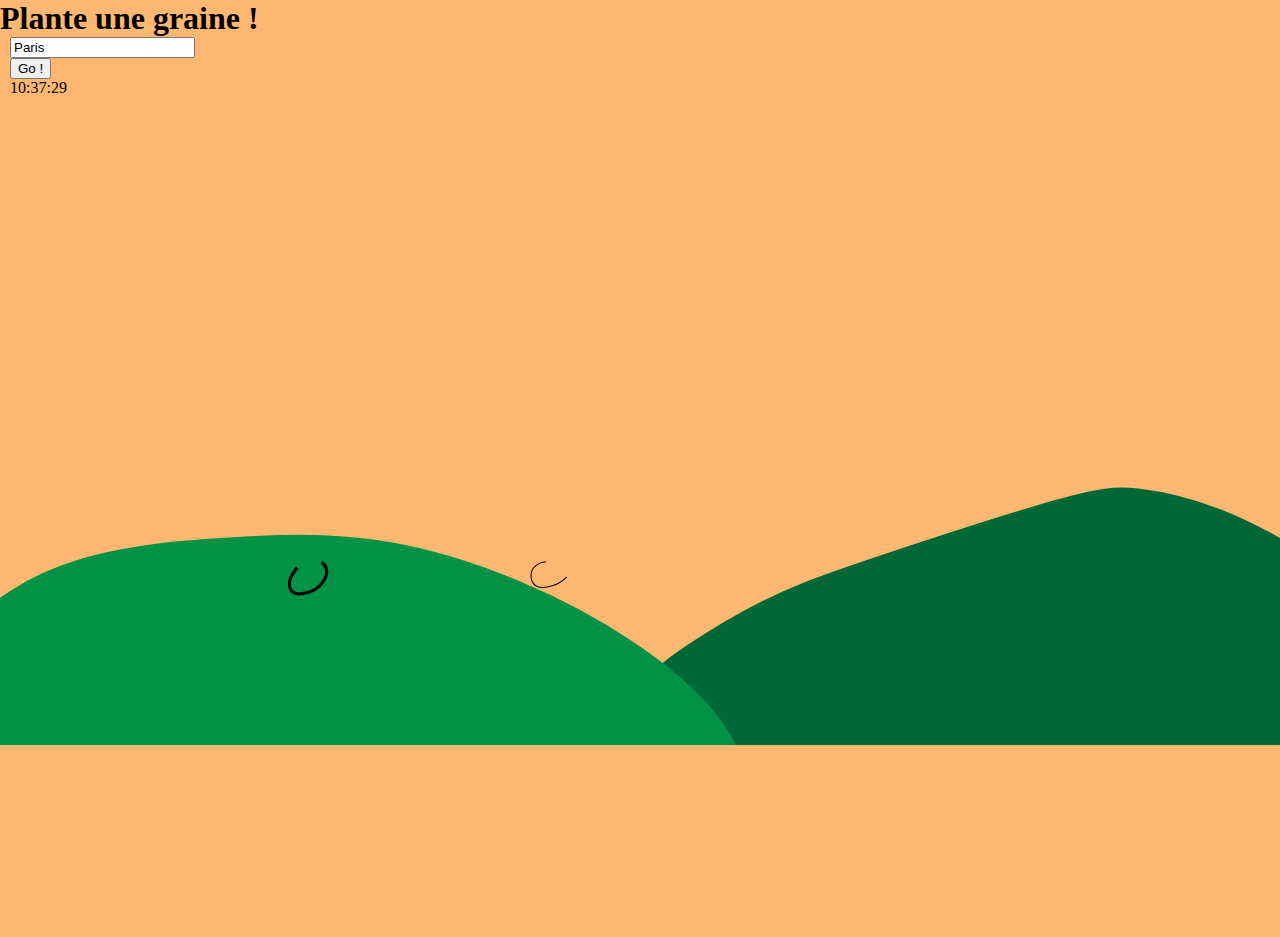
<file: GraineMeteo/index.html>
<!DOCTYPE html>
<html>
<head>
  <link rel="icon" type="image/png" href="logo.png"/>
  <link rel ="stylesheet" href="graine.css">
  <title>Fleur qui pousse</title>
</head>

<body>
<h1>Plante une graine !</h1>
<img id="temps">
<div id="ecrit">

<input type="text" id="input" name="input" value="Paris"><br>
<input type="button" id="bouton" value="Go !">
<div id="ejs_heure">Initialisation</div>
</div>
<p id="meteo"></p>
<canvas id = "c"> </canvas>
<div id="plantes">




  <svg version="1.1" id="fleur" xmlns="http://www.w3.org/2000/svg" xmlns:xlink="http://www.w3.org/1999/xlink" x="0px" y="0px"
     viewBox="0 0 258.733 523.755" style="enable-background:new 0 0 258.733 523.755;" xml:space="preserve">
  <path style="fill:none;stroke:#000000;stroke-width:4;stroke-miterlimit:10;" d="M132.278,456.135
    c-1.478,1.479-2.276,2.676-3.69,4.796c-3.303,4.953-5.802,8.702-6.325,13.43c-0.174,1.571-1.026,9.269,4.217,13.43
    c6.192,4.914,16.588,1.484,21.085,0c8.874-2.928,13.963-8.361,15.814-10.552c3.085-3.652,8.593-10.173,6.853-18.226
    c-0.123-0.568-2.156-9.289-10.015-11.991c-4.842-1.664-9.209-0.121-16.341,2.398C136.49,452.029,133.052,455.36,132.278,456.135z"/>
  <path style="fill:none;stroke:#000000;stroke-miterlimit:10;" d="M123.264,493.052c0.374-4.152,1.575-9.662,5.185-14.815
    c3.147-4.493,7.079-7.007,14.815-11.852c5.43-3.401,11.793-6.66,12.281-6.905c1.048-0.526,1.925-0.951,2.534-1.243"/>
  <path style="fill:none;stroke:#8CC63F;stroke-width:4;stroke-miterlimit:10;" d="M134.258,472.967
    c-0.844-1.624-1.803-4.113-0.822-6.173c0.877-1.842,2.789-2.258,7.165-3.944c5.923-2.282,8.884-3.423,10.52-5.239
    c2.267-2.518,1.997-5.199,2.556-10.466c1.141-10.757,3.612-12.271,4.306-19.024c1.092-10.627-3.785-18.958-5.937-23.36
    c-13.68-27.991-3.447-73.787-3.847-73.804c-0.476-0.02-4.238,65.188,0.482,84.356c0.293,1.19,1.439,5.535,1.446,11.413
    c0.003,2.711-0.233,9.12-3.135,16.975c-5.183,14.026-14.83,21.734-13.556,23.094c1.207,1.288,10.138-5.343,11.768-3.494
    c0.244,0.277,0.206,1.505,0.342,3.951c0.16,2.876,4.646-3.642,4.568-3.537c-1.058,1.435,0.812-41.197-2.402-89.593
    c-0.31-4.667,1.973-18.938,0.744-31.372c-0.836-8.453-0.659-11.344,0.13-17.367c1.153-8.799,3.826-16.041,6.697-23.694
    c2.961-7.895,4.442-11.842,5.885-13.99c10.895-16.217,43.035-17.416,65.418-9.482c2.256,0.8,36.61,17.539,19.483,13.27
    c-13.888-3.462-26.352,6.679-35.922,10.037c-21.861,7.671-49.78-9.255-48.979-13.825c0.483-2.755,12.024-4.547,58.105-1.011"/>
  <path style="fill:none;stroke:#8CC63F;stroke-width:4;stroke-miterlimit:10;" d="M146.505,302.599l1.996,15.112
    c0.443-16.555-2.741-29.178-5.418-37.067c-2.149-6.334-4.334-10.691-8.554-19.104c-9.341-18.621-15.562-24.991-17.393-26.803
    c-0.556-0.55-2.17-1.608-3.725-3.611c-3.42-4.405-5.728-7.131-5.661-7.152c0.078-0.024,4.437,3.978,2.976,5.083
    c-1.185,0.896-4.003-2.661-8.298-4.421c-7.97-3.265-14.053,2.516-21.536,2.626c-9.609,0.142-16.858-9.134-24.688-19.435
    c-9.243-12.16-28.013-59.956-21.011-50.952c9.916,12.752,26.649,5.849,46.224,18.91c10.072,6.721,16.922,14.217,21.536,36.769
    c1.707,8.342,7.58,16.196,4.797,11.419c-2.39-4.102-42.047-17.448-48.911-40.902"/>
  <path style="fill:none;stroke:#8CC63F;stroke-width:4;stroke-miterlimit:10;" d="M151.064,298.056
    c-9.285-40.651-5.584-70.421,0-90.682c3.746-13.594,15.075-47.344,4.35-57.751c-4.053-3.933-9.323-5.372-9.323-5.372
    c-8.308-2.269-16.681,1.169-16.562,2.078c0.117,0.893,8.641,0.874,16.078-0.523c10.607-1.991,16.247-6.265,18.278-7.949
    c3.287-2.725,5.678-4.708,5.177-6.118c-0.474-1.333-3.212-1.253-35.298,5.648c-2.716,0.584-7.152,1.603-8.942,5.177
    c-1.359,2.713-0.623,5.758,0,7.53"/>
  <ellipse style="fill:none;stroke:#ED1E79;stroke-width:4;stroke-miterlimit:10;" cx="127.85" cy="138.841" rx="22.431" ry="14.385"/>
  <ellipse style="fill:none;stroke:#ED1E79;stroke-width:4;stroke-miterlimit:10;" cx="115.032" cy="110.501" rx="26.903" ry="18.338"/>
  <ellipse style="fill:none;stroke:#ED1E79;stroke-width:4;stroke-miterlimit:10;" cx="178.283" cy="102.114" rx="28.002" ry="18.777"/>
  <ellipse style="fill:none;stroke:#ED1E79;stroke-width:4;stroke-miterlimit:10;" cx="141.936" cy="88.327" rx="28.027" ry="18.558"/>
  <ellipse style="fill:none;stroke:#ED1E79;stroke-width:4;stroke-miterlimit:10;" cx="176.299" cy="131.094" rx="25.114" ry="20.593"/>
  <ellipse style="fill:none;" cx="146.592" cy="116.319" rx="25.063" ry="15.473"/>
  </svg>
  <svg version="1.1" id="fleur2" xmlns="http://www.w3.org/2000/svg" xmlns:xlink="http://www.w3.org/1999/xlink" x="0px" y="0px"
  	 viewBox="0 0 288 560.001" style="enable-background:new 0 0 288 560.001;" xml:space="preserve">
  <path style="fill:none;stroke:#000000;stroke-miterlimit:10;" d="M141.378,503.844c-5.516,0.118-10.023,3.346-12.307,5.919
  	c-3.284,3.699-3.228,10.991,0,15.079c4.824,6.109,15.086,2.981,18.12,2.056c11.476-3.498,21.369-14.662,19.415-19.192
  	C165.924,506.125,165.598,503.325,141.378,503.844z"/>
  <path style="fill:none;stroke:#000000;stroke-miterlimit:10;" d="M137.151,518.055c1.593-1.493,4.463-3.79,8.655-5.255
  	c5.562-1.944,10.398-1.356,12.673-0.927"/>
  <path style="fill:none;stroke:#39B54A;stroke-width:3;stroke-miterlimit:10;" d="M145.805,512.8
  	c0.473-6.58,1.218-15.906,2.367-27.06c0.677-6.567,1.385-13.442,2.367-20.566c2.288-16.591,4.648-33.712,11.499-50.332
  	c1.308-3.172,4.592-9.331,11.161-21.648c7.477-14.02,9.535-16.951,11.837-23.813c3.36-10.016,4.128-19.58,4.321-21.7
  	c0.26-2.84,0.366-5.246,0.413-6.984"/>
  <path style="fill:none;stroke:#39B54A;stroke-width:3;stroke-miterlimit:10;" d="M188.594,343.005
  	c-2.006-3.639,7.429-13.865,7.967-14.442c4.179-4.477,8.073-8.649,14.335-10.012c3.582-0.78,8.968,0.778,19.595,3.925
  	c11.063,3.276,11.32,5.032,12.176,5.392c15.67,6.588-9.764,10.594-15.781,13.174c-7.34,3.148-13.837,3.607-17.647,3.845
  	c-5.327,0.332-3.267-0.532-14.577-0.723C190.765,344.098,189.241,344.179,188.594,343.005z"/>
  <path style="fill:none;stroke:#39B54A;stroke-width:3;stroke-miterlimit:10;" d="M150.239,412.319
  	c-1.517-4.034-3.908-9.978-7.349-17.024c-5.232-10.713-7.495-12.923-10.896-20.177c-1.298-2.768-7.322-13.88-7.856-28.373
  	c-2.15-58.409,1.683-16.424-0.507-29.214c-1.309-7.647-3.641-13.775-5.443-17.815"/>
  <path style="fill:none;stroke:#39B54A;stroke-width:3;stroke-miterlimit:10;" d="M118.189,299.716
  	c-0.743-0.416-1.892-0.992-3.365-1.457c-7.949-2.51-13.707,1.896-21.878,3.454c-0.69,0.132-11.2,2.004-21.015-2.591
  	c-9.826-4.6-19.683-20.677-15.545-18.999c10.651,4.318,7.065,0.061,28.211,2.303c16.038,1.701,23.013,1.153,28.499,6.909
  	C116.337,292.734,117.617,296.819,118.189,299.716z"/>
  <path style="fill:none;stroke:#39B54A;stroke-width:3;stroke-miterlimit:10;" d="M152.429,440.053
  	c-0.101-4.068-0.794-19.657-1.062-27.237c-0.775-21.898-1.273-24.042-1.077-29.2c0.624-16.48,1.931-14.014,6.953-34.884
  	c4.014-16.68-1.175-19.66,0-43.725c0.565-11.572-5.837-24.04-8.569-38.192c-1.336-6.923-1.036-12.913-0.558-16.945"/>
  <path style="fill:none;stroke:#39B54A;stroke-width:3;stroke-miterlimit:10;" d="M145.982,250.283
  	c-5.822-0.021-11.164-4.44-10.608-6.938c0.968-4.344,20.447-5.891,22.001-1.927C158.346,243.894,153.023,250.308,145.982,250.283z"
  	/>
  <path style="fill:none;stroke:#C1272D;stroke-width:3;stroke-miterlimit:10;" d="M134.309,241.161
  	c-4.369-0.484-7.077-3.118-10.608-6.553c-4.335-4.217-9.516-9.257-9.822-16.96c-0.056-1.402-0.341-8.606,4.715-13.105
  	c7.535-6.706,20.438-1.25,22.177-0.421c1.779,0.848,3.36,1.963,3.36,1.963c0,0,2.043,1.322,3.536,3.084
  	c6.198,7.315,6.018,20.906-1.572,27.752C145.058,237.856,140.373,241.833,134.309,241.161z"/>
  <path style="fill:none;stroke:#C1272D;stroke-width:3;stroke-miterlimit:10;" d="M155.018,237.177"/>
  <path style="fill:none;stroke:#C1272D;stroke-width:3;stroke-miterlimit:10;" d="M147.684,236.206
  	c-0.295,1.787,3.283,4.267,6.883,4.879c3.616,0.615,6.518-0.779,8.604-1.626c10.518-4.27,13.676-0.066,22.371-3.659
  	c0.916-0.379,13.736-5.862,13.767-15.043c0.016-4.806-3.473-10.206-8.174-11.384c-3.086-0.773-6.073,0.704-12.046,3.659
  	c-3.718,1.839-7.238,3.58-11.186,6.912c-7.499,6.328-6.655,10.051-12.906,13.011C151.024,234.834,147.945,234.627,147.684,236.206z"
  	/>
  <path style="fill:none;stroke:#C1272D;stroke-width:3;stroke-miterlimit:10;" d="M137.944,201.133
  	c-1.5,0.334,1.827-2.531,1.895-2.482c0.038,0.027,0.411-0.791,1.811-1.89c0,0,2.48-2.241,5.654-3.506
  	c1.722-0.687,4.391-1.302,11.001-0.771c6.566,0.528,9.916,0.751,13.751,2.698c5.96,3.027,11.787,8.643,10.608,11.178
  	c-0.842,1.809-0.515,3.443-5.651,5.378c-2.838,1.069-4.862,1.986-14.238,12.877c-5.137,5.967-15.464,15.332-16.361,14.951
  	c-1.79-0.759,8.973-19.236,2.833-27.218C143.965,205.484,140.773,200.504,137.944,201.133z"/>
  <path style="fill:none;stroke:#C1272D;stroke-width:3;stroke-miterlimit:10;" d="M107.482,202.541
  	c-1.042,0.573-4.308,2.437-4.91,2.847c0,0-0.541,7.154-2.232,11.168c-2.302,5.464,7.813,8.559,11.1,12.882
  	c3.624,4.767,11.794,15.513,20.757,14.234c2.393-0.342,5.269-1.601,5.357-3.066c0.134-2.244-6.429-2.474-12.276-7.445
  	c-7.129-6.062-8.397-15.098-8.482-15.767c-1.008-8.001-2.413-10.285-4.231-11.13C111.915,205.961,110.768,200.733,107.482,202.541z"
  	/>
  </svg>
  </svg>
</div>
<img id="graine" name="graine">
<script src="node_modules/vivus/src/pathformer.js"></script>
<script src="node_modules/vivus/src/vivus.js"></script>
<script src="snowstorm.js"></script>
<script type="text/javascript" src="animation.js"></script>


</body>
</html>
</file>
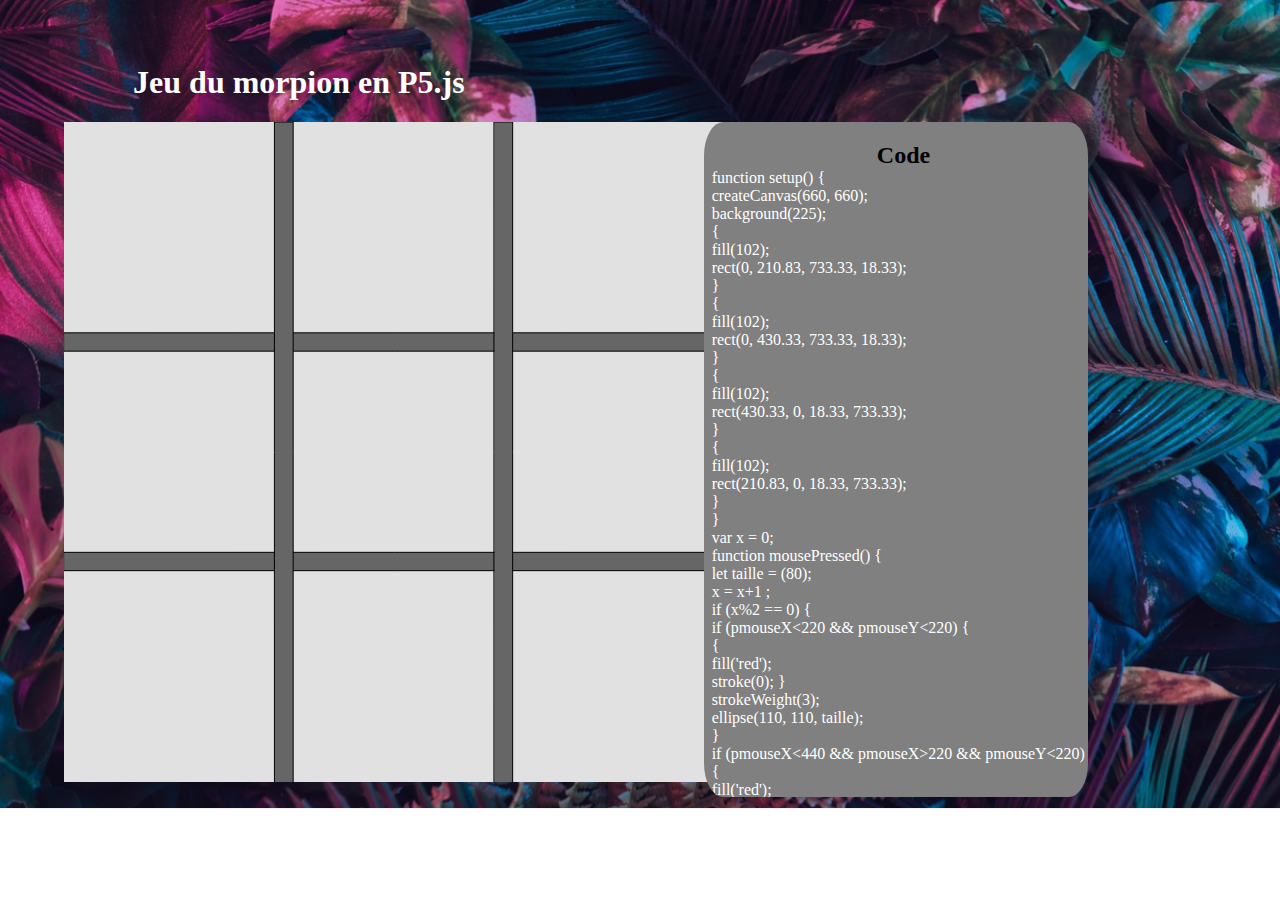
<file: morpion/index.html>
<!DOCTYPE html>
<html>
  <head>
    <meta charset="utf-8">
    <meta name="viewport" width=device-width, initial-scale=1.0, maximum-scale=1.0, user-scalable=0>
    <style> body {padding: 0%; margin: 5%;} </style>
    <script src="p5.min.js"></script>
    <script src="p5.sound.min.js"></script>
    <script src="sketch.js"></script>
    <title>Francelin - Morpion en P5.js</title>
    <link rel="icon" href="icon.ico">
  </head>
  <body>
    <h1>Jeu du morpion en P5.js</h1>
    <style>
    body{
      background-image: url("background.jpg");
      height: 100%;
      background-repeat: no-repeat;
      -webkit-background-size: cover;
     -moz-background-size: cover;
     -o-background-size: cover;
     background-size: cover;
    }
    h1{
      color: white;
      margin-left: 6%;
    }
    h2{
      position: absolute;
      left: 45%;
      width: 10%;
    }
    container{
      overflow-y:scroll;
      height: 75%;
      position: absolute;
      left: 55%;
      width: 30%;
      background-color: grey;
      border-radius: 5%;
    }
    p{
      margin-top: 12%;
      margin-left: 2%;
      color: white;
    }
    </style>
    <container>
<h2>Code</h2>
<p>function setup() {<br>
createCanvas(660, 660);<br>
background(225);<br>
{<br>
fill(102);<br>
rect(0, 210.83, 733.33, 18.33);<br>
}<br>
{<br>
fill(102);<br>
rect(0, 430.33, 733.33, 18.33);<br>
}<br>
{<br>
fill(102);<br>
rect(430.33, 0, 18.33, 733.33);<br>
}<br>
  {<br>
fill(102);<br>
rect(210.83, 0, 18.33, 733.33);<br>
}<br>
}<br>
var x = 0;<br>
function mousePressed() {<br>
let taille = (80);<br>
x = x+1 ;<br>
if (x%2 == 0) {<br>
  if (pmouseX<220 && pmouseY<220) {<br>
    {<br>
      fill('red');<br>
      stroke(0); }<br>
      strokeWeight(3);<br>
      ellipse(110, 110, taille);<br>
     }<br>
  if (pmouseX<440 && pmouseX>220 && pmouseY<220){<br>
      fill('red');<br>
      ellipse(330, 110, taille);<br>
     }<br>
   if (pmouseX>440 && pmouseY<220) {<br>
      fill('red');<br>
      ellipse(550, 110, taille);<br>
     }<br>
        if (pmouseX<220 && pmouseY>220 && pmouseY<440) {<br>
      fill('red');<br>
      ellipse(110, 330, taille);<br>
     }<br>
        if (pmouseX<220 && pmouseY>440) {<br>
      fill('red');<br>
      ellipse(110, 550, taille);<br>
     }<br>
        if (pmouseX>220 && pmouseY>440 && pmouseX<440) {<br>
      fill('red');<br>
      ellipse(330, 550, taille);<br>
     }<br>
         if (pmouseX>440 && pmouseY>440) {<br>
      fill('red');<br>
      ellipse(550, 550, taille);<br>
     }<br>
         if (pmouseX>440 && pmouseY>220 && pmouseY<440) {<br>
      fill('red');<br>
      ellipse(550, 330, taille);<br>
     }<br>
         if (pmouseX>220 && pmouseY<440 && pmouseX<440) {<br>
           if (pmouseY>220){<br>
      fill('red');<br>
      ellipse(330, 330, taille);<br>
           }<br>
     }<br>
 }<br>

else   {<br>
  if (pmouseX<220 && pmouseY<220) {<br>
      fill('blue');<br>
      stroke(0);<br>
      strokeWeight(3);<br>
      square(70, 70, taille);<br>
     }<br>
  if (pmouseX<440 && pmouseX>220 && pmouseY<220){<br>
      fill('blue');<br>
      square(290, 70, taille);<br>
     }<br>
   if (pmouseX>440 && pmouseY<220) {<br>
      fill('blue');<br>
      square(510, 70, taille);<br>
     }<br>
        if (pmouseX<220 && pmouseY>220 && pmouseY<440) {<br>
      fill('blue');<br>
      square(70, 290, taille);<br>
     }<br>
        if (pmouseX<220 && pmouseY>440) {<br>
      fill('blue');<br>
      square(70, 510, taille);<br>
     }<br>
        if (pmouseX>220 && pmouseY>440 && pmouseX<440) {<br>
      fill('blue');<br>
      square(290, 510, taille);<br>
     }<br>
         if (pmouseX>440 && pmouseY>440) {<br>
      fill('blue');<br>
      square(510, 510, taille);<br>
     }<br>
         if (pmouseX>440 && pmouseY>220 && pmouseY<440) {<br>
      fill('blue');<br>
      square(510, 290, taille);<br>
     }<br>
         if (pmouseX>220 && pmouseY<440 && pmouseX<440) {<br>
           if (pmouseY>220){<br>
      fill('blue');<br>
      square(290, 290, taille);<br>
           }<br>
     }<br>
}<br>
}</p>
    </container>
  </body>
</html>
</file>
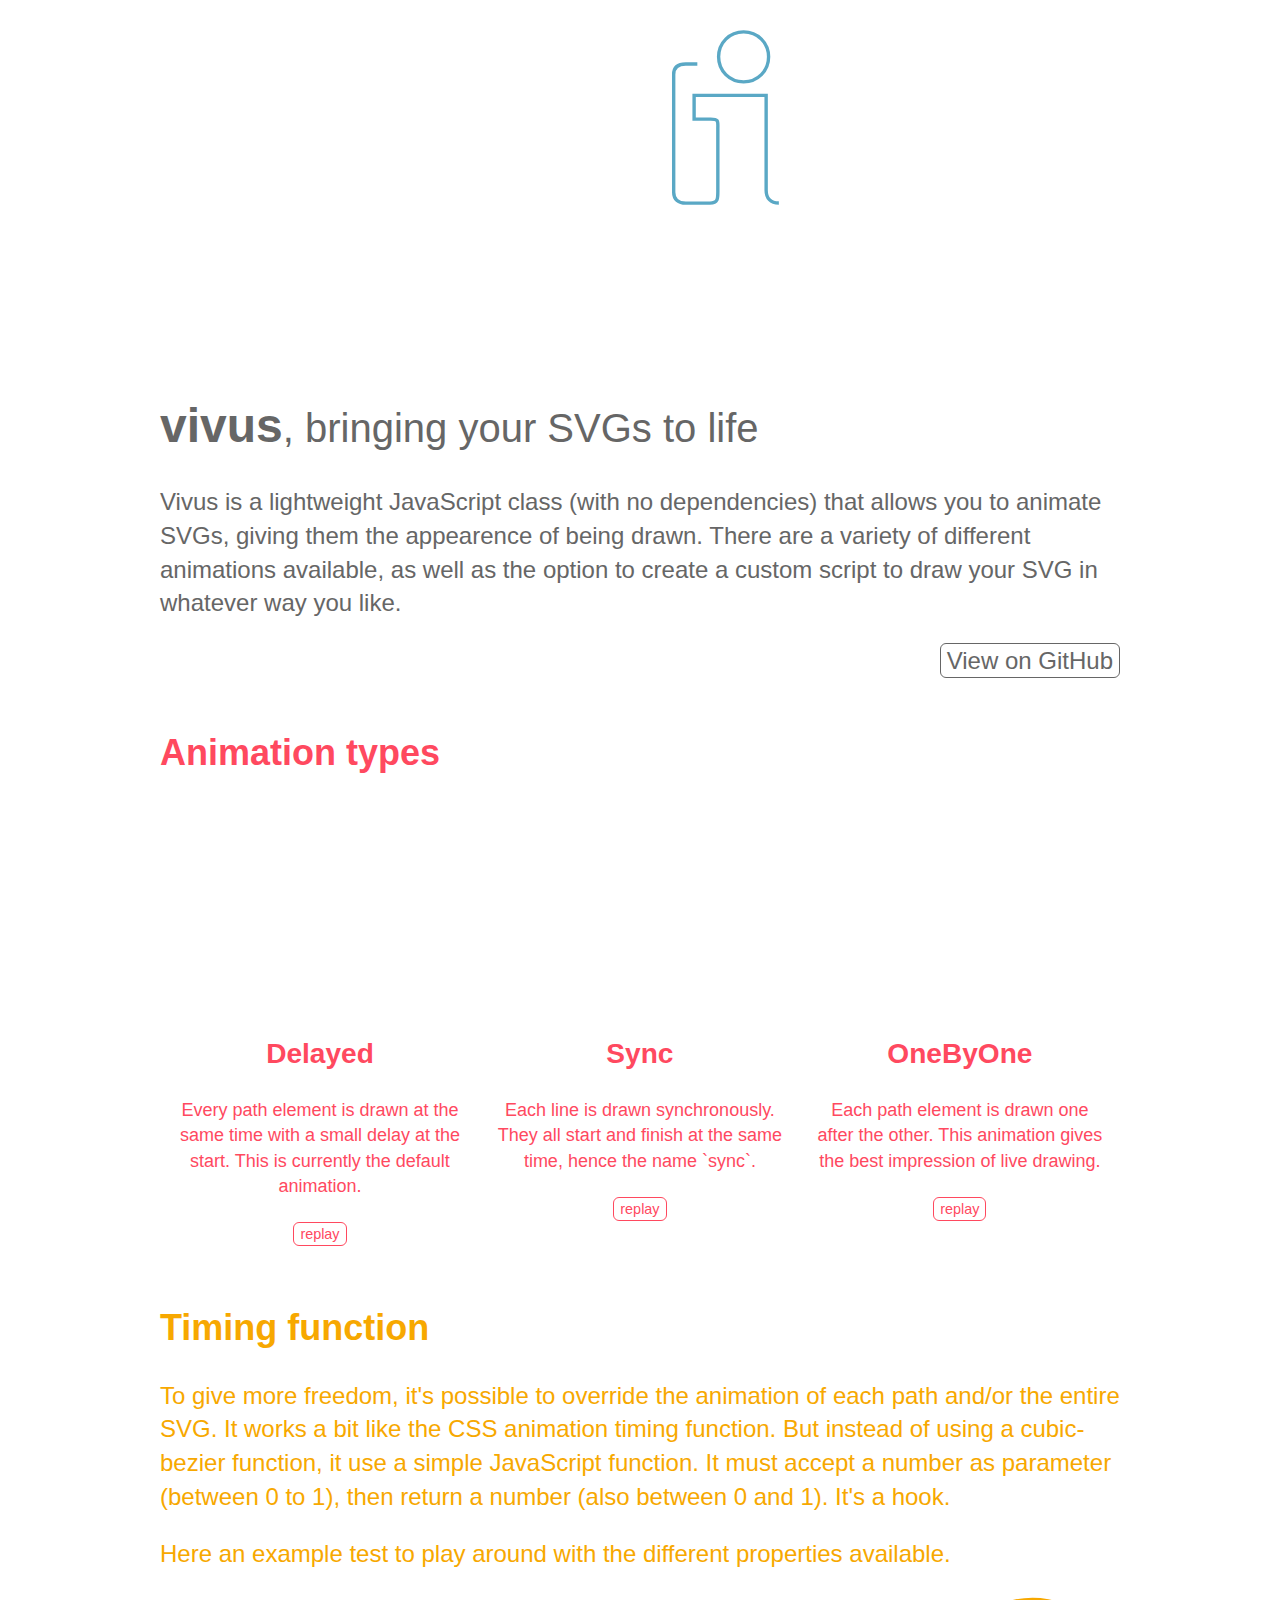
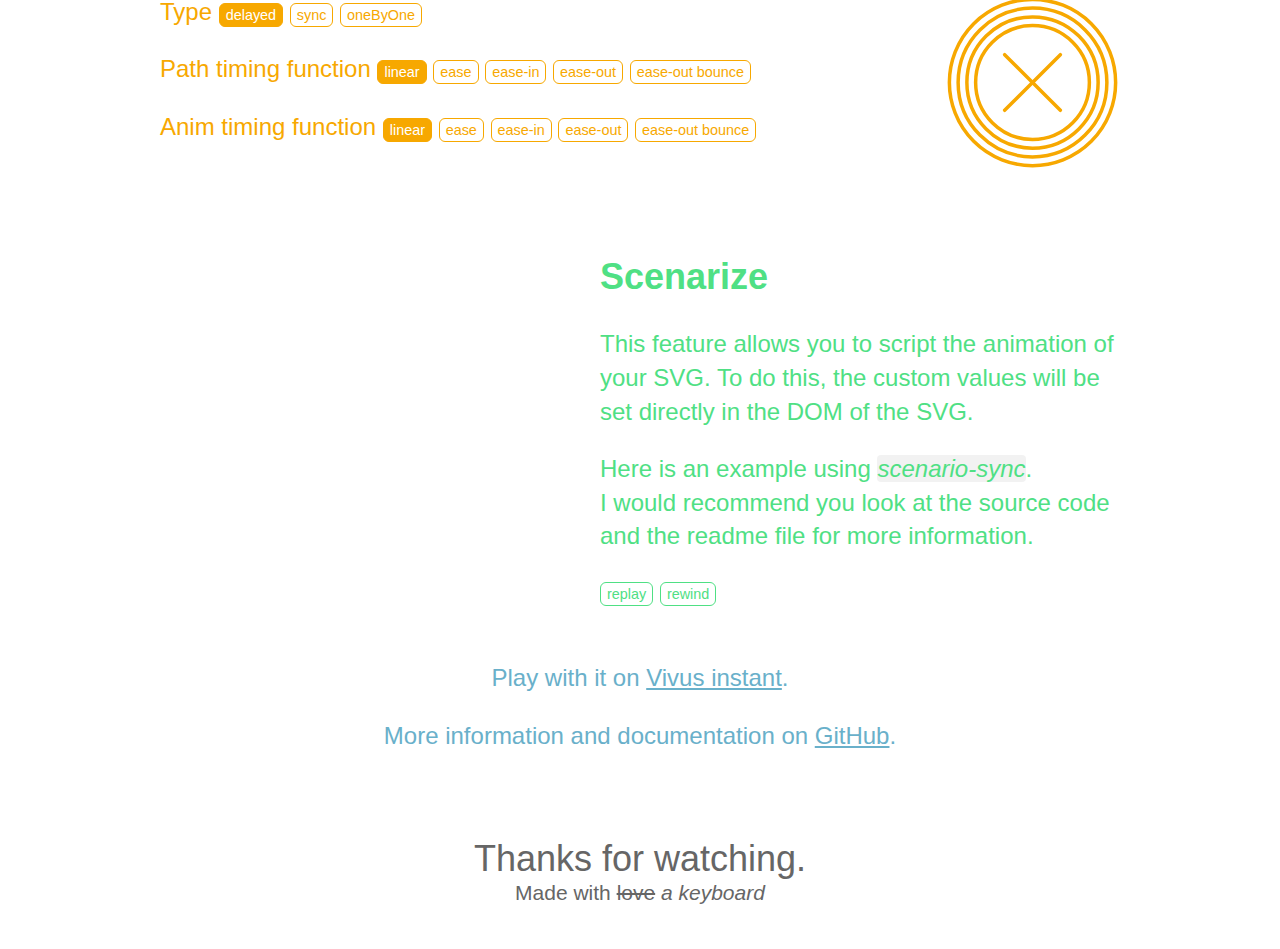
<file: GraineMeteo/node_modules/vivus/index.html>
<!DOCTYPE html>
<html lang="en">
	<head>
		<meta charset="UTF-8" />
		<meta http-equiv="X-UA-Compatible" content="IE=edge,chrome=1">
		<meta name="viewport" content="width=device-width, initial-scale=1.0">
		<title>vivus.js - svg animation</title>
		<meta name="description" content="SVG Drawing Animation" />

		<style type="text/css">

			/* Base style */
			html {
				font-size: 24px;
			}
			body {
				margin: 0 0 40px;
				font-family: 'Helvetica Neue', 'Helvetica', 'Arial', sans-serif;
				font-weight: 200;
				color: #666666;
				background-color: #FFFFFF;
				word-break: break-word;
			}
			a, a:visited, a:hover, a:link {
				color: inherit;
				outline: 0;
			}
			small {
				font-weight: 100;
			}
			p {
				font-size: 1rem;
				line-height: 1.4rem;
			}
			button, .button {
				margin: 0; padding: 3px 6px;
				border-radius: 6px;
				border: 1px solid currentColor;
				color: inherit;
				background-color: rgba(0,0,0,0);
				font-size: 0.6rem;
				font-weight: 300;
				text-decoration: none;
				cursor: pointer;
				outline: 0;
			}
			button.active, .button.active {
				background-color: currentColor;
			}
			button.active span, .button.active span {
				color: #FFFFFF;
			}
			i {
				background-color: rgba(0, 0, 0, 0.05);
				border-radius: 4px;
			}
			svg * {
				fill: none;
				stroke: currentColor;
			}

			/* Common components */
			.bloc {
				color: #f9f9f9;
				padding: 1px 0 30px;
				clear: both;
			}
			.content {
				margin: auto;
				max-width: 960px;
				padding: 0 20px;
			}
			.col3 {
				width: 33.33%;
				float: left;
				text-align: center;
				border-bottom-color: currentColor;
				border-bottom-style: solid;
			}
			.col-container {
				padding: 0 12px;
			}
			.col3 p {
				font-size: 0.75rem;
				line-height: 1.05rem;
			}

			/* Text */
			.bigger {
				font-size: 1rem;
				font-weight: 100;
				line-height: 1.4rem;
			}
			.center {
				text-align: center;
			}
			.clearer {
				clear: both;
			}
			.striked {
				text-decoration: line-through;
			}
			.italic {
				font-style: italic;
			}

			/* Blocs */
			.bloc-head     { color: #5aa8c5; padding: 30px; }
			.bloc-demo     { color: #FF495F; }
			.bloc-timing   { color: #F7A800; }
			.bloc-scenario { color: #4fe084; }
			.bloc-doc      { color: #69B0CA; }

			/* Custom */
			#hi-there {
				width: 100%;
				stroke-width:4;
			}
			.intro-links {
				text-align: right;
			}
			.example-description {
				margin-left: 440px;
			}
			.timing-description {
				min-height: 200px;
				margin-right: 240px;
			}
			.obturateur {
				stroke-width: 3;
				stroke-miterlimit: 10;
			}
			#polaroid {
				float: left;
				width: 400px; height: 320px;
				stroke: #f9f9f9;
				stroke-width: 3;
				stroke-linecap: round;
				stroke-linejoin: round;
				stroke-miterlimit: 10;
			}
			#timing-example {
				float: right;
				width: 175px; height: 175px;
			}
			.goodbye-head {
				font-size: 1.5rem;
				text-align: center;
				margin-bottom: 0;
			}
			.goodbye-sub {
				font-size: 0.875rem;
				text-align: center;
				margin: 0 0 20px;
			}

			/* Media queries */
			@media (max-width: 960px) {
				.button-group { display: block; line-height: 1.8em; }
			}

			@media (min-width: 768px) {
				.col3 { border-bottom: none; }
			}

			@media (max-width: 767px) {
				#polaroid { width: 100%; max-height: 300px; }
				.example-description { margin-left: 0; }
				.timing-description { margin-right: 0; }
				#timing-example { float: none; width: 100%; }

				.col3 { width: 100%; float: none; margin-bottom: 25px; padding-bottom: 25px; border-bottom-width: 1px; min-height: 200px; }
				.col3:last-child { margin-bottom: 0; padding-bottom: 0; border-bottom-width: 0px; }
			}

			@media (min-width: 481px) and (max-width: 767px) {
				#polaroid { width: 100%; max-height: 300px; }
				.example-description { margin-left: 0; }
				.timing-description { margin-right: 0; }

				.col3:nth-child(2n) svg {
					width: 200px;
					float: right;
				}
				.col3:nth-child(2n) .col-container {
					text-align: right;
					margin-right: 200px;
				}
				.col3:nth-child(2n+1) svg {
					width: 200px;
					float: left;
				}
				.col3:nth-child(2n+1) .col-container {
					text-align: left;
					margin-left: 200px;
				}
			}

			@media (max-width: 480px) {
				.col-container { padding: 0px; }
				#polaroid { width: 100%; max-height: 260px; }
			}

		</style>
	</head>
	<body>

		<!-- Head: HI THERE -->
		<div class="bloc bloc-head">
			<svg height="300" xmlns="http://www.w3.org/2000/svg" x="0px" y="0px"
				 viewBox="0 0 404.7 354" enable-background="new 0 0 404.7 354" id="hi-there" onclick="hi.reset().play();">

				<!-- HI -->
				<path data-duration="10" d="M324.6,61.2c16.6,0,29.5-12.9,29.5-29.5c0-16.6-12.9-29.5-29.5-29.5c-16.6,0-29.5,12.9-29.5,29.5C295.1,48.4,308,61.2,324.6,61.2z"/>
        <path data-duration="130" d="M366.2,204.2c-9.8,0-15-5.6-15-15.1V77.2h-85v28h19.5c9.8,0,8.5,2.1,8.5,11.6v72.4c0,9.5,0.5,15.1-9.3,15.1H277h-20.7c-8.5,0-14.2-4.1-14.2-12.9V52.4c0-8.5,5.7-12.3,14.2-12.3h18.8v-28h-127v28h18.1c8.5,0,9.9,2.1,9.9,8.9v56.1h-75V53.4c0-11.5,8.6-13.3,17-13.3h11v-28H2.2v28h26c8.5,0,12,2.1,12,7.9v142.2c0,8.5-3.6,13.9-12,13.9h-21v33h122v-33h-11c-8.5,0-17-4.1-17-12.2v-57.8h75v58.4c0,9.1-1.4,11.6-9.9,11.6h-18.1v33h122.9h5.9h102.2v-33H366.2z"/>

        <path data-async data-delay="20" d="M358.8,82.8c11.1-4.2,18.8-14.7,18.8-27.5c0-8.5-3.4-16-8.9-21.3"/>
				<path data-async d="M124.2,105.7V77c0-11.5,9.1-13.8,17.5-13.8h10.5V44.7"/>
				<polyline data-async points="147.9,40.2 171.2,63.2 175.7,63.2"/>
				<line data-async x1="295.1" y1="32.1" x2="275.2" y2="12.2"/>
				<path data-async d="M266.2,204.7V75.9c0-8.5,5.2-12.8,13.7-12.8h18.3V44.7"/>
				<polyline data-async points="265.9,105.2 289.2,129.2 293.7,129.2"/>
				<polyline data-async points="374.2,204.7 374.2,94.2 358.8,82.8 351.2,77.2"/>
				<polyline data-async points="148.2,237.2 171.2,261.2 294.6,261.2 300.5,261.2 402.2,261.2 402.2,228.2 379.2,204.2"/>
				<polyline data-async points="124.2,204.7 124.2,157.2 175.7,157.2"/>
				<line data-async x1="147.7" y1="228.2" x2="129.2" y2="204.2"/>
				<polyline data-async points="7.2,237.3 30.2,261.2 152.2,261.2 152.2,241.7"/>
				<polyline data-async points="1.9,40.2 26,63.2 39.7,63.2"/>
				<line data-async x1="129.2" y1="12.2" x2="148.2" y2="33.2"/>
				<line data-async x1="303.9" y1="53" x2="328.1" y2="77.2"/>

				<line x1="345.1" y1="10.5" x2="368.7" y2="34"/>

				<!-- there -->
				<path data-delay="30" data-duration="60" stroke-linecap="round" stroke-linejoin="round" d="M76.8,337.3c0,0,1.9,12.2,13.1,12.2c22.1,0,23.8-1.8,59-66.4c-19.7,35.7-36.4,66.2-19.3,66.2c15.2,0,22.9-14.2,28.3-23.7c3.3-0.5,24-3.2,35-25.5c4-8.1,4.1-17.8-8.1-15.2c-5.6,1.2-13.1,14.8-15.7,19.2c-7.6,12.7-22.4,45.2-22.4,45.2s10.3-22.4,21.5-22.4c15.5,0-9.4,22.4,4.7,22.4c4.9,0,11.7-11.4,16.6-20.9c7.5,4.7,19.7,1.7,24.5-8.1c10.1-20.4-14.4-12.8-24.5,8.1c-5.5,11.3-2.2,21.1,11.2,21.1c16.4,0,26.1-28.3,30.5-37.5c9.9,2.5,14,2.5,22.7-1.1c-3.5,5.1-24,38.1-8.3,38.1c6.7,0,11.7-11.4,16.6-20.9c7.5,4.7,19.7,1.7,24.5-8.1c10.1-20.4-14.4-12.8-24.5,8.1c-5.5,11.3-2.2,21.1,11.2,21.1c16.4,0,20.6-4,24.7-10.5"/>

				<path stroke-linecap="round" stroke-linejoin="round" d="M157.3,300.8c3.8-2.3-29,0.8-35.6,3.2"/>
			</svg>
		</div>

		<!-- Intro -->
		<div class="content">
			<h1>vivus<small>, bringing your SVGs to life</small></h1>
			<p>Vivus is a lightweight JavaScript class (with no dependencies) that allows you to animate SVGs, giving them the appearence of being drawn. There are a variety of different animations available, as well as the option to create a custom script to draw your SVG in whatever way you like.</p>
			<p class="intro-links">
				<a href="//github.com/maxwellito/vivus" class="button bigger">View on GitHub</a>
			</p>

		</div>

		<!-- Animation examples/demo -->
		<div class="bloc bloc-demo">
			<div class="content">

				<h2>Animation types</h2>
				<div>
					<div class="col3">
						<svg id="obturateur1" class="obturateur" xmlns="http://www.w3.org/2000/svg" x="0px" y="0px"
				 width="100%" height="200px" viewBox="0 0 200 200" enable-background="new 0 0 200 200" onclick="obt1.reset().play();">
							<circle cx="100" cy="100" r="90"/>
							<circle cx="100" cy="100" r="85.74"/>
							<circle cx="100" cy="100" r="72.947"/>
							<circle cx="100" cy="100" r="39.74"/>
							<line x1="34.042" y1="131.189" x2="67.047" y2="77.781"/>
							<line x1="31.306" y1="75.416" x2="92.41" y2="60.987"/>
							<line x1="68.81" y1="34.042" x2="122.219" y2="67.046"/>
							<line x1="124.584" y1="31.305" x2="139.013" y2="92.409"/>
							<line x1="165.957" y1="68.809" x2="132.953" y2="122.219"/>
							<line x1="168.693" y1="124.584" x2="107.59" y2="139.012"/>
							<line x1="131.19" y1="165.957" x2="77.781" y2="132.953"/>
							<line x1="75.417" y1="168.693" x2="60.987" y2="107.59"/>
						</svg>
						<div class="col-container">
							<h3>Delayed</h3>
							<p>Every path element is drawn at the same time with a small delay at the start. This is currently the default animation.</p>
							<button onclick="obt1.reset().play();">replay</button>
						</div>
					</div>

					<div class="col3">
						<svg id="obturateur2" class="obturateur" xmlns="http://www.w3.org/2000/svg" x="0px" y="0px"
				 width="100%" height="200px" viewBox="0 0 200 200" enable-background="new 0 0 200 200" onclick="obt2.reset().play();">
							<circle cx="100" cy="100" r="90"/>
							<circle cx="100" cy="100" r="85.74"/>
							<circle cx="100" cy="100" r="72.947"/>
							<circle cx="100" cy="100" r="39.74"/>
							<line x1="34.042" y1="131.189" x2="67.047" y2="77.781"/>
							<line x1="31.306" y1="75.416" x2="92.41" y2="60.987"/>
							<line x1="68.81" y1="34.042" x2="122.219" y2="67.046"/>
							<line x1="124.584" y1="31.305" x2="139.013" y2="92.409"/>
							<line x1="165.957" y1="68.809" x2="132.953" y2="122.219"/>
							<line x1="168.693" y1="124.584" x2="107.59" y2="139.012"/>
							<line x1="131.19" y1="165.957" x2="77.781" y2="132.953"/>
							<line x1="75.417" y1="168.693" x2="60.987" y2="107.59"/>
						</svg>
						<div class="col-container">
							<h3>Sync</h3>
							<p>Each line is drawn synchronously. They all start and finish at the same time, hence the name `sync`.</p>
							<button onclick="obt2.reset().play();">replay</button>
						</div>
					</div>

					<div class="col3">
						<svg id="obturateur3" class="obturateur" xmlns="http://www.w3.org/2000/svg" x="0px" y="0px"
				 width="100%" height="200px" viewBox="0 0 200 200" enable-background="new 0 0 200 200" onclick="obt3.reset().play();">
							<circle cx="100" cy="100" r="90"/>
							<circle cx="100" cy="100" r="85.74"/>
							<circle cx="100" cy="100" r="72.947"/>
							<circle cx="100" cy="100" r="39.74"/>
							<line x1="34.042" y1="131.189" x2="67.047" y2="77.781"/>
							<line x1="31.306" y1="75.416" x2="92.41" y2="60.987"/>
							<line x1="68.81" y1="34.042" x2="122.219" y2="67.046"/>
							<line x1="124.584" y1="31.305" x2="139.013" y2="92.409"/>
							<line x1="165.957" y1="68.809" x2="132.953" y2="122.219"/>
							<line x1="168.693" y1="124.584" x2="107.59" y2="139.012"/>
							<line x1="131.19" y1="165.957" x2="77.781" y2="132.953"/>
							<line x1="75.417" y1="168.693" x2="60.987" y2="107.59"/>
						</svg>
						<div class="col-container">
							<h3>OneByOne</h3>
							<p>Each path element is drawn one after the other. This animation gives the best impression of live drawing.</p>
							<button onclick="obt3.reset().play();">replay</button>
						</div>
					</div>
				</div>
				<div class="clearer"></div>
			</div>
		</div>

		<!-- Scripting -->
		<div class="bloc bloc-timing">
			<div class="content">

				<h2>Timing function</h2>
				<p>To give more freedom, it's possible to override the animation of each path and/or the entire SVG. It works a bit like the CSS animation timing function. But instead of using a cubic-bezier function, it use a simple JavaScript function. It must accept a number as parameter (between 0 to 1), then return a number (also between 0 and 1). It's a hook.</p>
				<p>Here an example test to play around with the different properties available.</p>

				<div>
					<svg id="timing-example" version="1.1" xmlns="http://www.w3.org/2000/svg" xmlns:xlink="http://www.w3.org/1999/xlink" x="0px" y="0px" viewBox="0 0 200 200" enable-background="new 0 0 200 200" xml:space="preserve" onclick="timing&&timing.reset().play();">
						<g stroke-width="4" stroke-linecap="round" stroke-miterlimit="10">
							<line x1="68.18066" y1="68.18066" x2="131.81934" y2="131.81934"/>
							<line x1="68.18066" y1="131.82031" x2="131.81934" y2="68.17969"/>
							<circle cx="100" cy="100" r="65"/>
							<circle cx="100" cy="100" r="75"/>
							<circle cx="100" cy="100" r="85"/>
							<circle cx="100" cy="100" r="95"/>
						</g>
					</svg>
					<div class="timing-description">
						<p>Type
							<span class="button-group">
								<button onclick="timingTest(this,'type','delayed');" class="active"><span>delayed</span></button>
								<button onclick="timingTest(this,'type','sync');"><span>sync</span></button>
								<button onclick="timingTest(this,'type','oneByOne');"><span>oneByOne</span></button>
							</span>
						</p>
						<p>Path timing function
							<span class="button-group">
								<button onclick="timingTest(this,'path','LINEAR');" class="active"><span>linear</span></button>
								<button onclick="timingTest(this,'path','EASE');"><span>ease</span></button>
								<button onclick="timingTest(this,'path','EASE_IN');"><span>ease-in</span></button>
								<button onclick="timingTest(this,'path','EASE_OUT');"><span>ease-out</span></button>
								<button onclick="timingTest(this,'path','EASE_OUT_BOUNCE');"><span>ease-out bounce</span></button>
							</span>
						</p>
						<p>Anim timing function
							<span class="button-group">
								<button onclick="timingTest(this,'anim','LINEAR');" class="active"><span>linear</span></button>
								<button onclick="timingTest(this,'anim','EASE');"><span>ease</span></button>
								<button onclick="timingTest(this,'anim','EASE_IN');"><span>ease-in</span></button>
								<button onclick="timingTest(this,'anim','EASE_OUT');"><span>ease-out</span></button>
								<button onclick="timingTest(this,'anim','EASE_OUT_BOUNCE');"><span>ease-out bounce</span></button>
							</span>
						</p>
					</div>
				</div>
			</div>
		</div>

		<!-- Scripting example -->
		<div class="bloc bloc-scenario">
			<div class="content">

				<div class="script-example">
					<svg id="polaroid" xmlns="http://www.w3.org/2000/svg" x="0px" y="0px"
				 viewBox="0 0 200 160" enable-background="new 0 0 200 160" onclick="pola.reset().play();">

				 		<!-- Case -->
				 		<!-- The case items will be drawn at the same time (attribute `data-async` on each tag) with a custom duration of 40 frames (attribute `data-duration`). WARNING: When you want to draw a bloc asynchronously (like here), the last item need to be `data-async` free. Otherwise the following tags will also start at the same time. I know it's a bit confusing, play a bit with it and you'll see. -->
						<path data-async data-duration="40" d="
							M106.725,104.742c-0.773,2.498-3.586,4.229-6.285,3.867L12.473,96.802c-2.699-0.363-4.262-2.682-3.49-5.18l25.164-81.436
							c0.771-2.496,3.584-4.229,6.283-3.866l87.966,11.808c2.699,0.362,4.264,2.68,3.49,5.179L106.725,104.742z"/>
						<path data-async data-duration="40" d="
							M101.02,123.207c-0.773,2.5-3.587,4.23-6.286,3.867L6.766,115.27c-2.699-0.363-4.26-2.682-3.488-5.182l2.91-9.417
							c0.771-2.499,3.585-4.23,6.285-3.87l87.967,11.809c2.699,0.361,4.261,2.682,3.49,5.18L101.02,123.207z"/>
						<line data-async data-duration="40" x1="103.377" y1="128.225" x2="154.768" y2="155.32"/>
						<line data-async data-duration="40" x1="109.852" y1="112.684" x2="155.035" y2="136.906"/>
						<path data-async data-duration="40" d="
							M9.096,120.207l47.932,21.994c0,0,98.06,12.414,97.74,13.119c-0.318,0.709,5.426-16.205,5.426-16.205l-2.646-96.842
							c-1.098-7.587-2.467-11.8-8.559-15.024l-12.635-6.604"/>
						<path data-async data-duration="40" d="
							M161.586,38.135l30.717,16.085c0,0,5.295,2.323,4.543,6.504l-3.215,10.527c-0.648,2.621-2.939,4.988-8.229,2.798l-9.154-4.701
							l-11.834,56.441"/>
						<path data-duration="40" d="
							M183.148,49.518c0,0,5.295,2.324,4.543,6.506l-3.215,10.526c-0.648,2.622-2.938,4.988-8.229,2.798"/>

						<!-- Lens -->
						<!-- All item will be drawn line by line, with an exception for the first one, a little delay (attribute `data-delay) to make a break between the drawing of the case and the start of the lens part -->
						<path data-delay="20" d="
							M87.176,56.143C83.274,68.78,69.043,77.538,55.395,75.706S33.846,62.146,37.75,49.511c3.903-12.637,18.135-21.392,31.783-19.562
							C83.181,31.782,91.081,43.51,87.176,56.143z"/>
						<path d="
							M92.745,56.891c-4.785,15.48-22.219,26.213-38.942,23.969C37.079,78.615,27.4,64.245,32.184,48.763
							c4.783-15.48,22.218-26.211,38.94-23.968C87.848,27.041,97.528,41.411,92.745,56.891z"/>
						<path d="
							M78.99,26.933c16.169,7.426,19.398,10.989,22.026,20.105c1.283,4.449,1.271,9.411-0.3,14.489
							c-4.783,15.479-22.217,26.213-38.941,23.969c-8.68-1.165-21.171-7.963-25.613-14.055"/>
						<path d="
							M42.602,50.162c3.137-10.157,14.573-17.193,25.543-15.722"/>

						<!-- Flash -->
						<!-- This tag does not have any extra attribute. So it will start when the previous tag is finished. His duration and delay will be the one given in the options. -->
						<path d="
							M103.789,29.275c-0.568,1.841,0.582,3.549,2.57,3.818l12.807,1.72c1.988,0.266,4.062-1.012,4.633-2.851l1.66-5.38
							c0.568-1.843-0.582-3.551-2.57-3.816l-12.807-1.72c-1.988-0.268-4.062,1.01-4.633,2.85L103.789,29.275z"/>

						<!-- Output -->
						<!-- Same case as Flash -->
						<path d="
							M11.129,105.791c-0.297,0.965,0.305,1.855,1.346,1.994l81.446,10.932c1.038,0.141,2.123-0.527,2.42-1.49l0,0
							c0.298-0.961-0.304-1.855-1.343-1.996l-81.447-10.93C12.51,104.16,11.426,104.828,11.129,105.791L11.129,105.791z"/>

						<!-- Design (color lines on the front) -->
						<!-- All the lines will start at the same time, because they all have the attribute `data-async` -->
						<line data-async x1="47.583" y1="101.505" x2="51.561" y2="88.267"/>
						<line data-async x1="53.391" y1="102.326" x2="57.047" y2="90.125"/>
						<line data-async x1="59.224" y1="103.068" x2="62.749" y2="91.295"/>
						<line data-async x1="65.057" y1="103.814" x2="69.015" y2="90.637"/>
						<line data-async x1="72.87" y1="19.969" x2="75.497" y2="11.082"/>
						<line data-async x1="78.512" y1="21.325" x2="81.317" y2="11.868"/>
						<line data-async x1="83.833" y1="23.718" x2="87.16" y2="12.582"/>
						<line data-async x1="89.145" y1="26.141" x2="92.939" y2="13.498"/>

					</svg>
					<div class="example-description">
						<h2>Scenarize</h2>
						<p>This feature allows you to script the animation of your SVG. To do this, the custom values will be set directly in the DOM of the SVG.</p>
						<p>Here is an example using <i>scenario-sync</i>.<br>I would recommend you look at the source code and the readme file for more information.</p>
						<button onclick="pola.reset().play();">replay</button>
						<button onclick="pola.play(-3);">rewind</button>
					</div>
					<div class="clearer"></div>

				</div>
			</div>
		</div>

		<!-- Info and documentation link -->
		<div class="bloc bloc-doc">
			<div class="content">
				<p class="center">Play with it on <a href="https://maxwellito.github.io/vivus-instant/">Vivus instant</a>.</p>
				<p class="center">More information and documentation on <a href="https://github.com/maxwellito/vivus#vivusjs">GitHub</a>.</p>
			</div>
		</div>

		<!-- Goodbye -->
		<div class="content">
			<p class="goodbye-head">Thanks for watching.</p>
			<p class="goodbye-sub">Made with <span class="striked">love</span> <span class="italic">a keyboard</span></p>
		</div>

		<!-- Le scripts -->
		<script src="dist/vivus.js"></script>
		<script>
			function easeOutBounce (x) {
				var base = -Math.cos(x * (0.5 * Math.PI)) + 1;
				var rate = Math.pow(base,1.5);
				var rateR = Math.pow(1 - x, 2);
				var progress = -Math.abs(Math.cos(rate * (2.5 * Math.PI) )) + 1;
				return (1- rateR) + (progress * rateR);
			}

			var timing,
				timingProps = {
					type: 'delayed',
					duration: 150,
					start: 'autostart',
					pathTimingFunction: Vivus.LINEAR,
					animTimingFunction: Vivus.LINEAR
				};

			function timingTest (buttonEl, property, type) {
				var activeSibling = buttonEl.parentNode.querySelector('button.active');
				activeSibling.classList.remove('active');
				buttonEl.classList.add('active');

				timingProps.type = (property === 'type') ? type : timingProps.type;
				timingProps.pathTimingFunction = (property === 'path') ? Vivus[type] : timingProps.pathTimingFunction;
				timingProps.animTimingFunction = (property === 'anim') ? Vivus[type] : timingProps.animTimingFunction;

				timing && timing.stop().destroy();
				timing = new Vivus('timing-example', timingProps);
			}

			var hi = new Vivus('hi-there', {type: 'scenario-sync', duration: 20, start: 'autostart', dashGap: 20, forceRender: false},
				function () {
					if (window.console) {
						console.log('Animation finished. [log triggered from callback]');
					}
				}),
				obt1 = new Vivus('obturateur1', {type: 'delayed', duration: 150}),
				obt2 = new Vivus('obturateur2', {type: 'sync', duration: 150}),
				obt3 = new Vivus('obturateur3', {type: 'oneByOne', duration: 150}),
				pola = new Vivus('polaroid', {type: 'scenario-sync', duration: 20, forceRender: false});
		</script>
	</body>
</html>
</file>
<file: GraineMeteo/graine.css>
#plantes{
  display : block;
}

#fleur {
  opacity : 0;
  max-width: 200px;
}
#fleur2 {
  opacity : 1;
  max-width: 300px;
}
#temps {
  float: right;
  margin-right: 100px;

  max-width: 200px;
  justify-content: space-around;
}

#ecrit{
  float : left;
  margin-left: 10px;

}


body {
  background-color: aqua;
  background-image:url('fond-levrai.svg');
  width: 100%;
  margin-bottom: 8%;
  background-repeat: no-repeat;
  background-size: cover;


  }
  * {
      margin: 0;
  }

  canvas {
    display:block;
    width:100%;
    height: 100%;
    position: absolute;
    z-index:-1;
  }

  a {
    width:800px;
    display:block;
    margin:0 auto;
    position:relative;
    top:-380px;
    left:4px;
    font-family:Helvetica, sans-serif;
    font-size:18px;
    text-decoration:none;
    color: #aaa;
  }

  a:hover {
    color: #888;
  }
</file>
